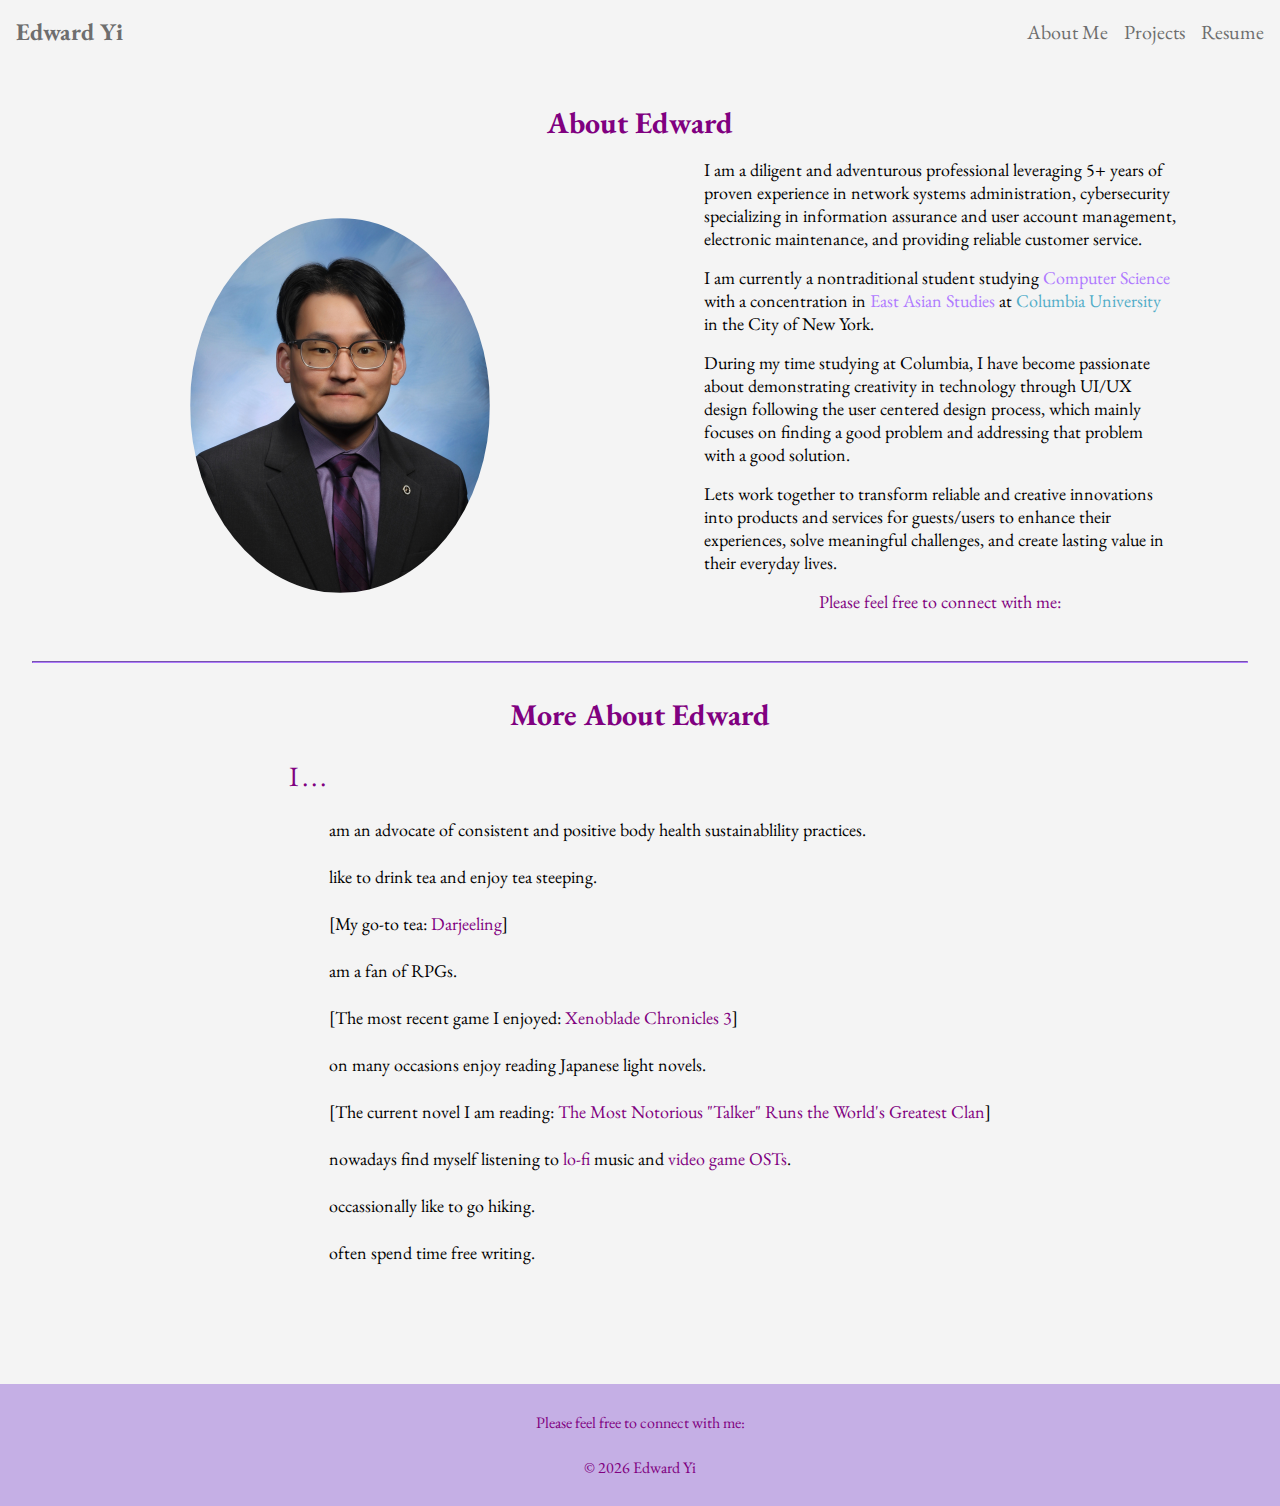
<file: about.html>
<!DOCTYPE html>
<html lang="en">

<head>
    <meta charset="UTF-8">
    <meta name="viewport" content="width=device-width, initial-scale=1.0">
    <title>Edward Portfolio</title>
    <link rel="stylesheet" href="https://cdnjs.cloudflare.com/ajax/libs/font-awesome/6.7.1/css/all.min.css"
        integrity="sha512-5Hs3dF2AEPkpNAR7UiOHba+lRSJNeM2ECkwxUIxC1Q/FLycGTbNapWXB4tP889k5T5Ju8fs4b1P5z/iB4nMfSQ=="
        crossorigin="anonymous" referrerpolicy="no-referrer" />
    <link rel="stylesheet" href="style.css">
</head>

<body>
    <header class="navbar">
        <h2 class="brand">
            <a href="index.html">Edward Yi</a>
        </h2>
        <i class="fa-solid fa-bars"></i>
        <nav class="nav_links hide">
            <ul>
                <li class="nav-item">
                    <a href="about.html" class="nav-link">About Me</a>
                </li>
                <li class="nav-item">
                    <a href="index.html#project" class="nav-link">Projects</a>
                </li>
                <li class="nav-item">
                    <a href="resume.html" class="nav-link">Resume</a>
                </li>
            </ul>
        </nav>
    </header>

    <main class="about_main">
        <section id="about">
            <h1>About Edward</h1>
            <div class="profile">
                <img src="/images/profile_pic.jpg" alt="edward profile image">
            </div>
            <div class="info">
                <div>
                    <p>I am a diligent and adventurous professional leveraging 5+ years of proven experience in network
                        systems administration, cybersecurity specializing in information assurance and user account
                        management, electronic maintenance, and providing reliable customer service.
                    </p>
                    <p>
                        I am currently a nontraditional student studying <a href="https://www.cs.columbia.edu/"
                            class="compsci">Computer Science</a> with a concentration in <a
                            href="http://ealac.columbia.edu/" class="ealac">East Asian Studies</a>
                        at <a href="https://www.columbia.edu/" class="school">Columbia University</a> in the City of New
                        York.
                    </p>
                    <p>
                        During my time studying at Columbia, I have become passionate about demonstrating creativity in
                        technology through UI/UX design following the user centered design process, which mainly focuses
                        on finding a good problem and addressing that problem with a good solution.
                    </p>
                    <p>
                        Lets work together to transform reliable and creative innovations into products and services
                        for guests/users to enhance their experiences, solve meaningful challenges, and create lasting
                        value in their everyday lives.
                    </p>
                </div>
                <div class="contact-mssg">
                    <p>Please feel free to connect with me:</p>
                </div>
                <div class="contact-links">

                    <a href="https://www.linkedin.com/in/edwardyi/" target="_blank" rel="noopener noreferrer">
                        <i class="fa-brands fa-linkedin-in"></i>
                    </a>
                    <a href="mailto:edward.dt.yi@gmail.com">
                        <i class="fa-regular fa-envelope"></i>
                    </a>
                    <a href="https://github.com/edward-d-yi" target="_blank" rel="noopener noreferrer">
                        <i class="fa-brands fa-github"></i>
                    </a>
                </div>
            </div>
            <hr>
            <div class="personal-info">
                <h2>More About Edward</h2>
                <section id="personal_interests">
                    <div class="personal_i">
                        <p>I...</p>
                    </div>
                    <div class="interests">
                        <p>
                            am an advocate of consistent and positive body health sustainablility practices.
                        </p>
                        <p>
                            like to drink tea and enjoy tea steeping.
                        <p>[My go-to tea: <a
                                href="https://usa.lupicia.com/products/darjeeling-the-second-flush-2024">Darjeeling</a>]
                        </p>
                        <p>
                            am a fan of RPGs.
                        <p>[The most recent game I enjoyed: <a
                                href="https://www.youtube.com/watch?v=DAzOxTSWEmc">Xenoblade Chronicles 3</a>]</p>
                        </p>
                        <p>
                            on many occasions enjoy reading Japanese light novels.
                        <p>[The current novel I am reading: <a
                                href="https://www.amazon.com/dp/B09GVCKD9S?binding=kindle_edition&qid=1735892636&sr=1-3&ref=dbs_dp_rwt_sb_pc_tkin">The
                                Most Notorious "Talker" Runs the World's Greatest Clan</a>]</p>
                        </p>
                        <p>
                            nowadays find myself listening to <a
                                href="https://www.youtube.com/watch?v=jfKfPfyJRdk">lo-fi</a> music and <a
                                href="https://www.youtube.com/watch?v=3DEkF2uvPoc">video game OSTs</a>.
                        </p>
                        <p>
                            occassionally like to go hiking.
                        </p>
                        <p>
                            often spend time free writing.
                        </p>
                    </div>
                </section>
            </div>
        </section>
    </main>

    <footer>
        <div class="contact-mssg">
            <p>Please feel free to connect with me:</p>
        </div>
        <div class="contact-links">

            <a href="https://www.linkedin.com/in/edwardyi/" target="_blank" rel="noopener noreferrer">
                <i class="fa-brands fa-linkedin-in"></i>
            </a>
            <a href="mailto:edward.dt.yi@gmail.com">
                <i class="fa-regular fa-envelope"></i>
            </a>
            <a href="https://github.com/edward-d-yi" target="_blank" rel="noopener noreferrer">
                <i class="fa-brands fa-github"></i>
            </a>
        </div>
        <p>&copy; <span id="year"></span> Edward Yi</p>
    </footer>

    <script src="script.js"></script>
</body>

</html>
</file>
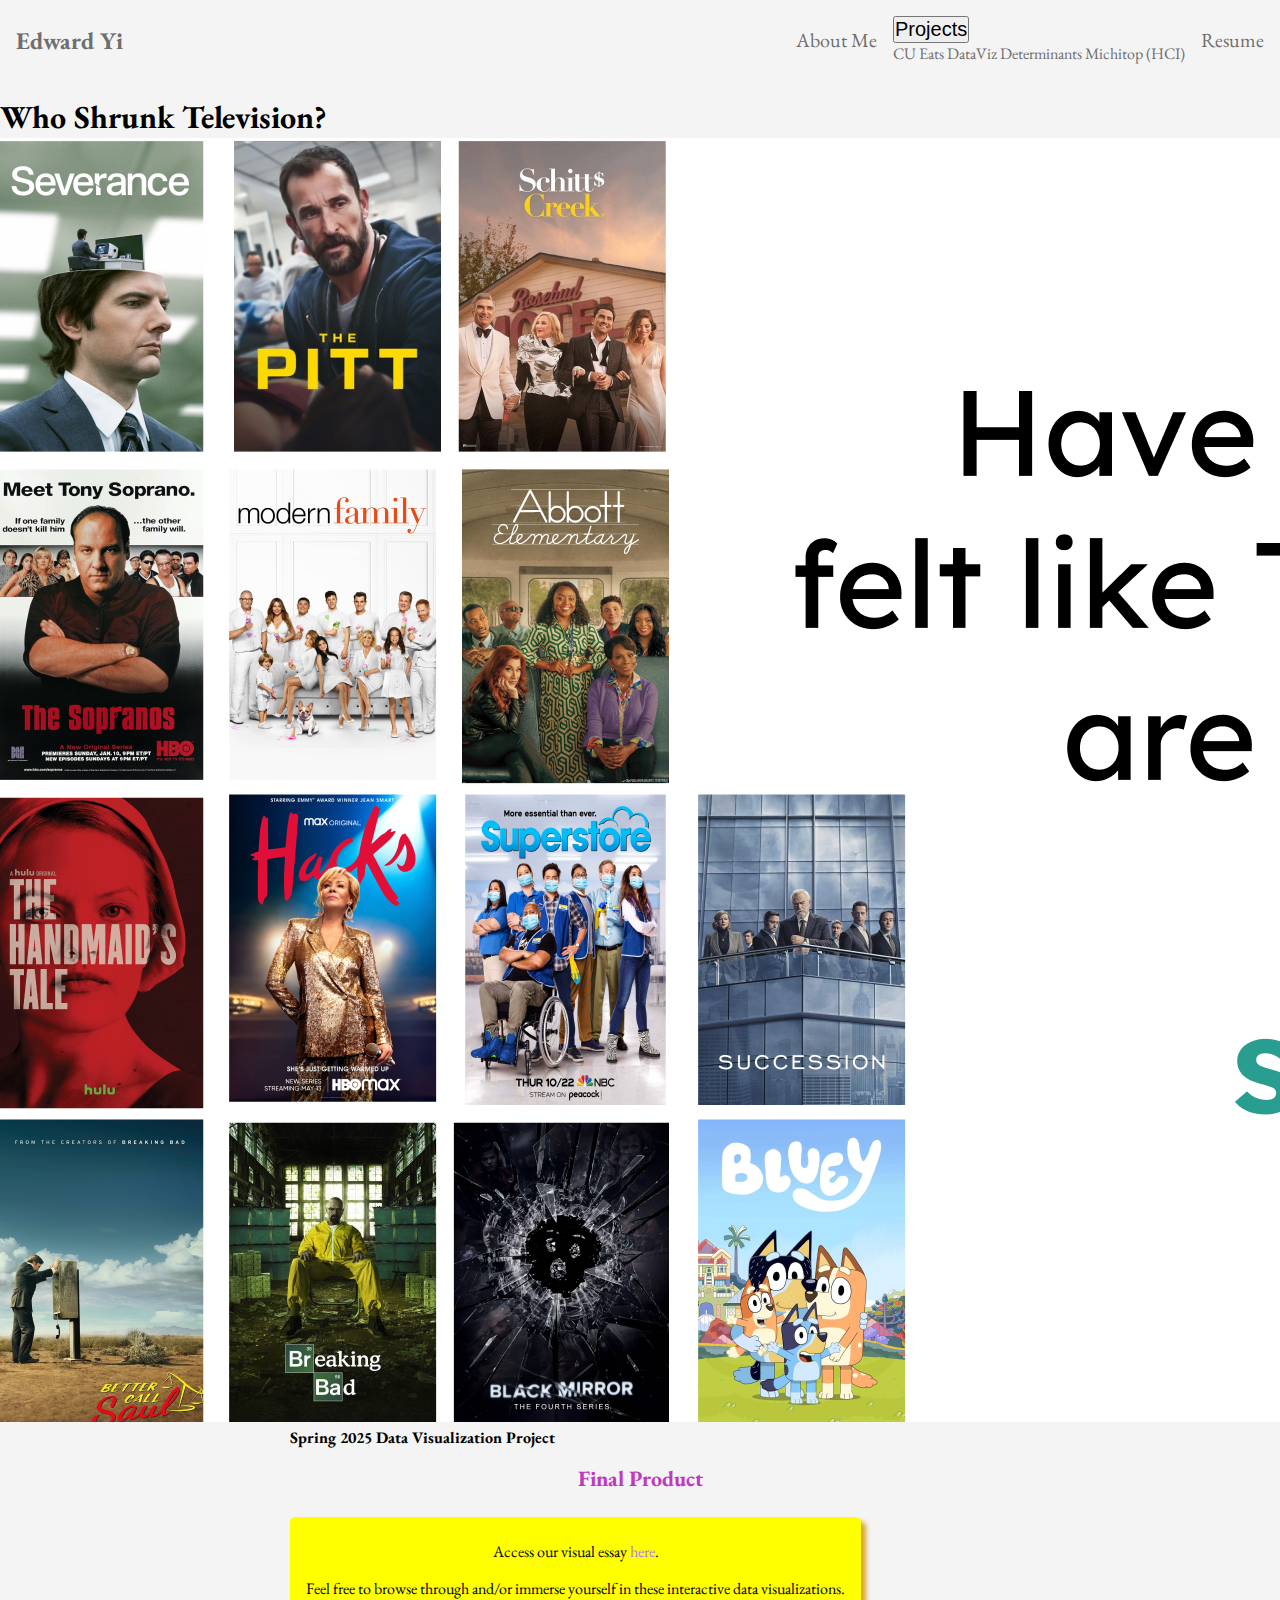
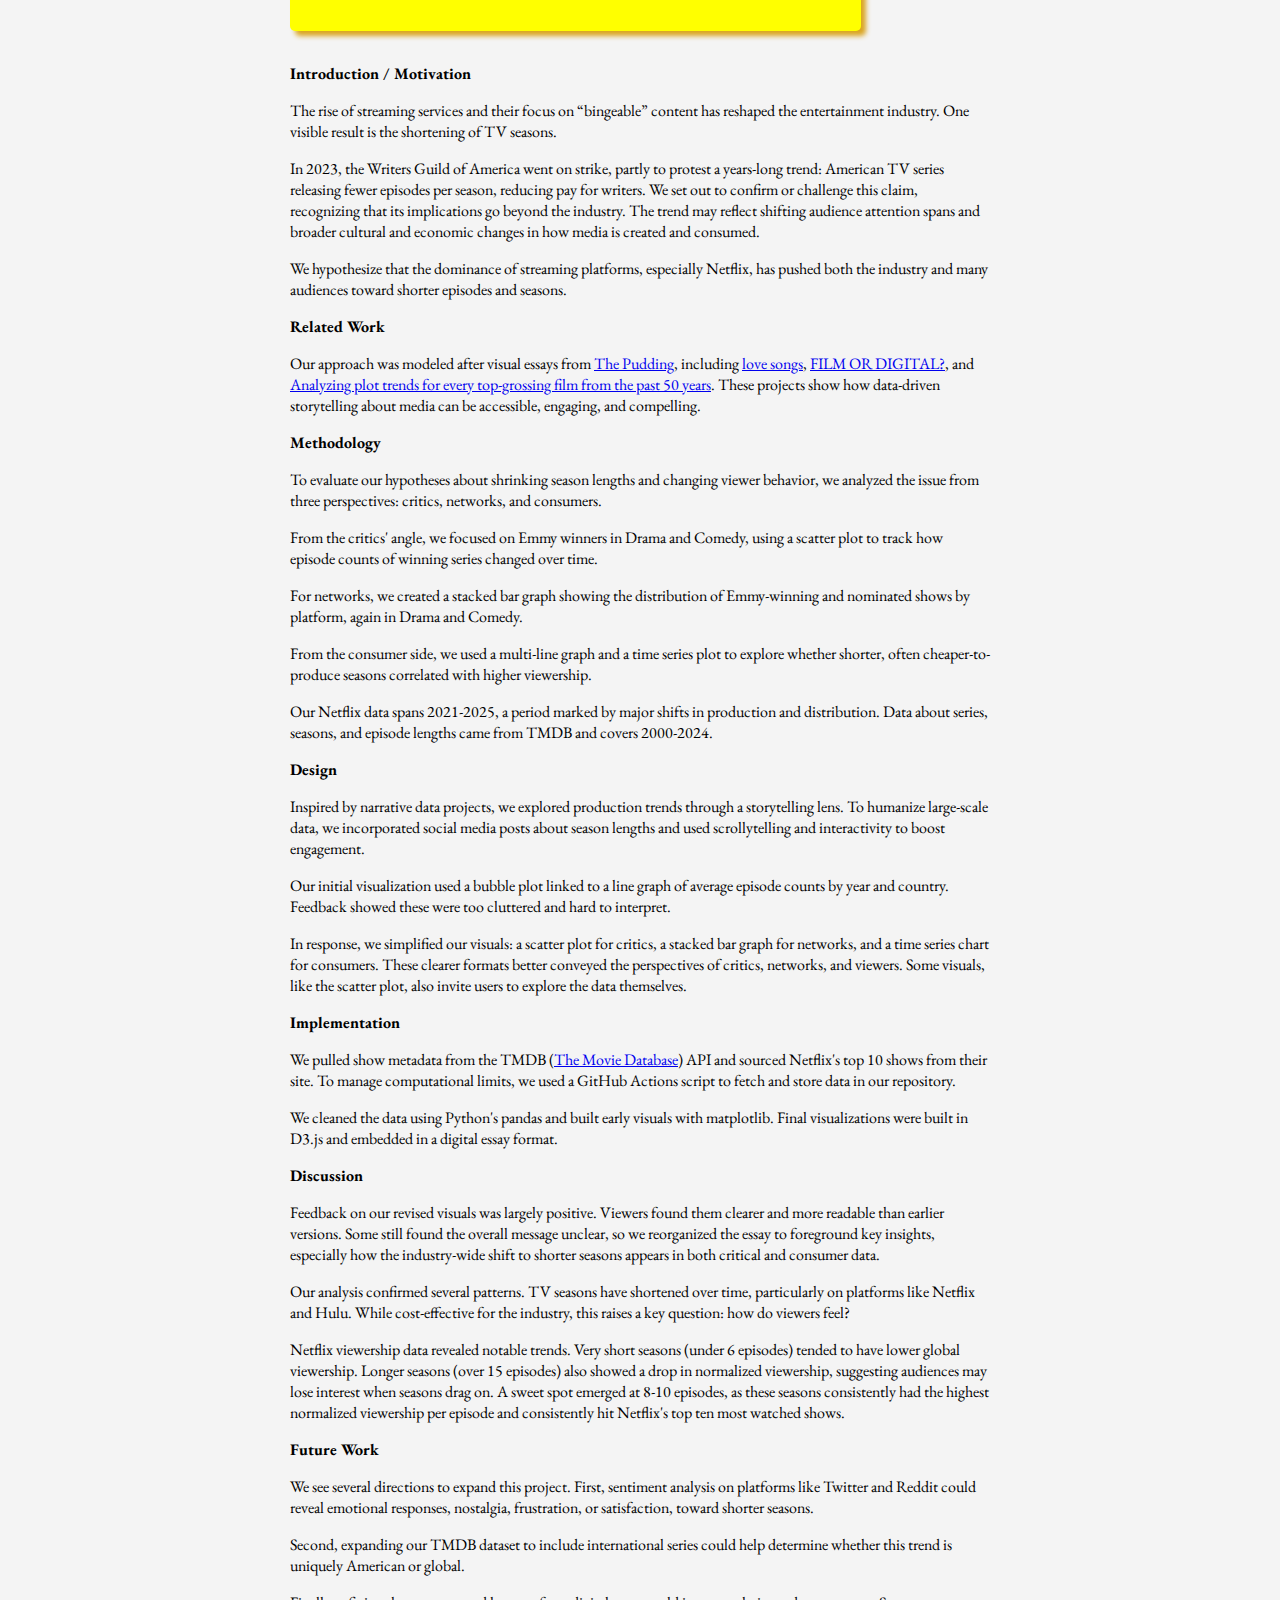
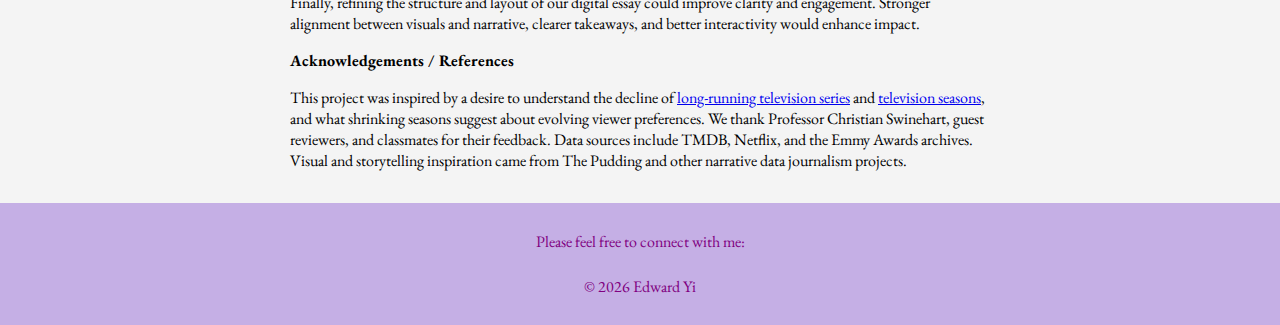
<file: dataviz.html>
<!DOCTYPE html>
<html lang="en">

<head>
    <meta charset="UTF-8">
    <meta name="viewport" content="width=device-width, initial-scale=1.0">
    <title>Edward Portfolio</title>
    <link rel="stylesheet" href="https://cdnjs.cloudflare.com/ajax/libs/font-awesome/6.7.1/css/all.min.css"
        integrity="sha512-5Hs3dF2AEPkpNAR7UiOHba+lRSJNeM2ECkwxUIxC1Q/FLycGTbNapWXB4tP889k5T5Ju8fs4b1P5z/iB4nMfSQ=="
        crossorigin="anonymous" referrerpolicy="no-referrer" />
    <link rel="stylesheet" href="style.css">
</head>

<body>
    <header class="navbar">
        <h2 class="brand">
            <a href="index.html">Edward Yi</a>
        </h2>
        <i class="fa-solid fa-bars"></i>
        <nav class="nav_links hide">
            <ul>
                <li class="nav-item">
                    <a href="about.html" class="nav-link">About Me</a>
                </li>
                <li class="nav-item dropdown">
                    <button class="nav-link dropdown-btn">Projects <i class="fa-solid fa-caret-down"></i></button>
                    <div class="dropdown-content">
                        <a href="index.html#project">CU Eats</a>
                        <a href="dataviz.html">DataViz</a>
                        <a href="determinants.html">Determinants</a>
                        <a href="hci.html">Michitop (HCI)</a>
                    </div>
                </li>
                <li class="nav-item">
                    <a href="resume.html" class="nav-link">Resume</a>
                </li>
            </ul>
        </nav>
    </header>

    <section class="project" id="project">
        <div class="project_header_hci">
            <h1>Who Shrunk Television?</h1>
            <img src="/images/who_shrunk_television.png" alt="DataViz Visual Essay Slide">
            <div class="description">
                <h4>Spring 2025 Data Visualization Project</h4>
                <div class="process-item hci">
                    <h3>Final Product</h3>
                    <div class="purpose">
                        <p>
                            Access our visual essay
                            <a href="https://wilsonzhen1.github.io/who-shrunk-tv/" target="_blank"
                                rel="noopener noreferrer">here</a>.
                        </p>
                        <p>
                            Feel free to browse through and/or immerse yourself in these interactive data visualizations.
                        </p>
                    </div>
                </div>
                <p>
                    <b>Introduction / Motivation</b>
                </p>
                <p>
                    The rise of streaming services and their focus on “bingeable” content has reshaped the entertainment
                    industry. One visible result is the shortening of TV seasons.
                </p>
                <p>
                    In 2023, the Writers Guild of America went on strike, partly to protest a years-long trend: American
                    TV series releasing fewer episodes per season, reducing pay for writers. We set out to confirm or
                    challenge this claim, recognizing that its implications go beyond the industry. The trend may
                    reflect shifting audience attention spans and broader cultural and economic changes in how media is
                    created and consumed.
                </p>
                <p>
                    We hypothesize that the dominance of streaming platforms, especially Netflix, has pushed both the
                    industry and many audiences toward shorter episodes and seasons.
                </p>
                <p>
                    <b>Related Work</b>
                </p>
                <p>
                    Our approach was modeled after visual essays from <a href="https://pudding.cool/" target="_blank"
                        rel="noopener noreferrer">The Pudding</a>, including <a
                        href="https://pudding.cool/2024/11/love-songs/" target="_blank" rel="noopener noreferrer">love
                        songs</a>, <a href="https://pudding.cool/2018/08/filmordigital/" target="_blank"
                        rel="noopener noreferrer">FILM OR DIGITAL?</a>, and <a
                        href="https://pudding.cool/2017/06/film-trends/" target="_blank" rel="noopener noreferrer">
                        Analyzing plot trends for every top-grossing film from the past 50
                        years</a>. These
                    projects show how data-driven storytelling about media can be accessible, engaging, and compelling.
                </p>
                <p>
                    <b>Methodology</b>
                </p>
                <p>
                    To evaluate our hypotheses about shrinking season lengths and changing viewer behavior, we analyzed
                    the issue from three perspectives: critics, networks, and consumers.
                </p>
                <p>
                    From the critics' angle, we focused on Emmy winners in Drama and Comedy, using a scatter plot to
                    track how episode counts of winning series changed over time.
                </p>
                <p>
                    For networks, we created a stacked bar graph showing the distribution of Emmy-winning and nominated
                    shows by platform, again in Drama and Comedy.
                </p>
                <p>
                    From the consumer side, we used a multi-line graph and a time series plot to explore whether
                    shorter, often cheaper-to-produce seasons correlated with higher viewership.
                </p>
                <p>
                    Our Netflix data spans 2021-2025, a period marked by major shifts in production and distribution.
                    Data about series, seasons, and episode lengths came from TMDB and covers 2000-2024.
                </p>
                <p>
                    <b>Design</b>
                </p>
                <p>
                    Inspired by narrative data projects, we explored production trends through a storytelling lens. To
                    humanize large-scale data, we incorporated social media posts about season lengths and used
                    scrollytelling and interactivity to boost engagement.
                </p>
                <p>
                    Our initial visualization used a bubble plot linked to a line graph of average episode counts by
                    year and country. Feedback showed these were too cluttered and hard to interpret.
                </p>
                <p>
                    In response, we simplified our visuals: a scatter plot for critics, a stacked bar graph for
                    networks, and a time series chart for consumers. These clearer formats better conveyed the
                    perspectives of critics, networks, and viewers. Some visuals, like the scatter plot, also invite
                    users to explore the data themselves.
                </p>
                <p>
                    <b>Implementation</b>
                </p>
                <p>
                    We pulled show metadata from the TMDB (<a href="https://www.themoviedb.org/?language=en-US"
                        target="_blank" rel="noopener noreferrer">The Movie Database</a>) API and sourced Netflix's top
                    10 shows from their site. To manage computational limits, we used a GitHub Actions script to fetch
                    and store data in our repository.
                </p>
                <p>
                    We cleaned the data using Python's pandas and built early visuals with matplotlib. Final
                    visualizations were built in D3.js and embedded in a digital essay format.
                </p>
                <p>
                    <b>Discussion</b>
                </p>
                <p>
                    Feedback on our revised visuals was largely positive. Viewers found them clearer and more readable
                    than earlier versions. Some still found the overall message unclear, so we reorganized the essay to
                    foreground key insights, especially how the industry-wide shift to shorter seasons appears in both
                    critical and consumer data.
                </p>
                <p>
                    Our analysis confirmed several patterns. TV seasons have shortened over time, particularly on
                    platforms like Netflix and Hulu. While cost-effective for the industry, this raises a key question:
                    how do viewers feel?
                </p>
                <p>
                    Netflix viewership data revealed notable trends. Very short seasons (under 6 episodes) tended to
                    have lower global viewership. Longer seasons (over 15 episodes) also showed a drop in normalized
                    viewership, suggesting audiences may lose interest when seasons drag on. A sweet spot emerged at
                    8-10 episodes, as these seasons consistently had the highest normalized viewership per episode and
                    consistently hit Netflix's top ten most watched shows.
                </p>
                <p>
                    <b>Future Work</b>
                </p>
                <p>
                    We see several directions to expand this project. First, sentiment analysis on platforms like
                    Twitter and Reddit could reveal emotional responses, nostalgia, frustration, or satisfaction, toward
                    shorter seasons.
                </p>
                <p>
                    Second, expanding our TMDB dataset to include international series could help determine whether this
                    trend is uniquely American or global.
                </p>
                <p>
                    Finally, refining the structure and layout of our digital essay could improve clarity and
                    engagement. Stronger alignment between visuals and narrative, clearer takeaways, and better
                    interactivity would enhance impact.
                </p>
                <p>
                    <b>Acknowledgements / References</b>
                </p>
                <p>
                    This project was inspired by a desire to understand the decline of <a
                        href="https://seriesmania.com/en/festival/are-the-long-running-tv-series-going-extinct/#:~:text=They%20functioned%20primarily%20by%20giving,%2D10%20episodes%20on%20average"
                        target="_blank" rel="noopener noreferrer">long-running television series</a> and <a
                        href="https://www.theringer.com/2017/08/04/tv/inefficiency-week-mourning-the-lost-long-tv-season"
                        target="_blank" rel="noopener noreferrer">television seasons</a>, and what shrinking seasons
                    suggest about evolving viewer preferences. We thank Professor Christian Swinehart, guest reviewers,
                    and classmates for their feedback. Data sources include TMDB, Netflix, and the Emmy Awards archives.
                    Visual and storytelling inspiration came from The Pudding and other narrative data journalism
                    projects.
                </p>
            </div>
        </div>

    </section>

    <footer>
        <div class="contact-mssg">
            <p>Please feel free to connect with me:</p>
        </div>
        <div class="contact-links">

            <a href="https://www.linkedin.com/in/edwardyi/" target="_blank" rel="noopener noreferrer">
                <i class="fa-brands fa-linkedin-in"></i>
            </a>
            <a href="mailto:edward.dt.yi@gmail.com">
                <i class="fa-regular fa-envelope"></i>
            </a>
            <a href="https://github.com/edward-d-yi" target="_blank" rel="noopener noreferrer">
                <i class="fa-brands fa-github"></i>
            </a>
        </div>
        <p>&copy; <span id="year"></span> Edward Yi</p>
    </footer>

    <script src="script.js"></script>
</body>

</html>
</file>
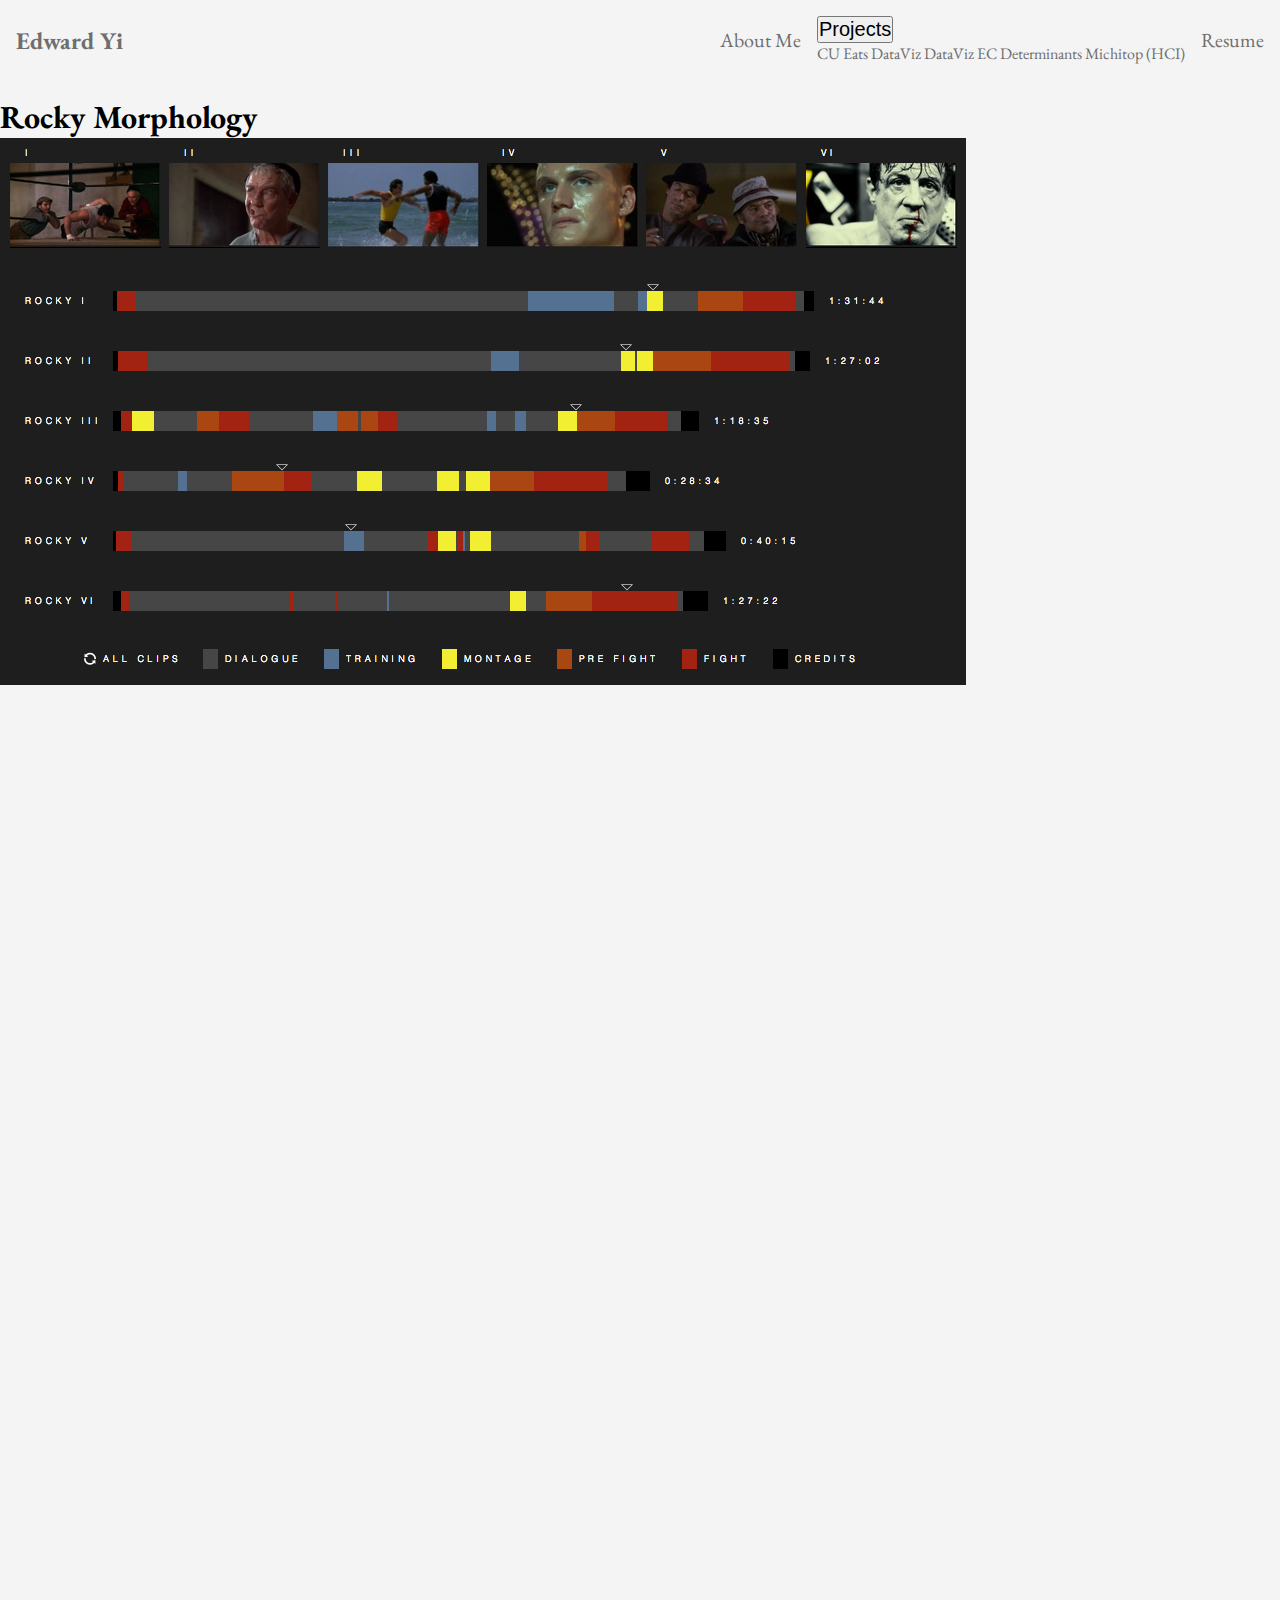
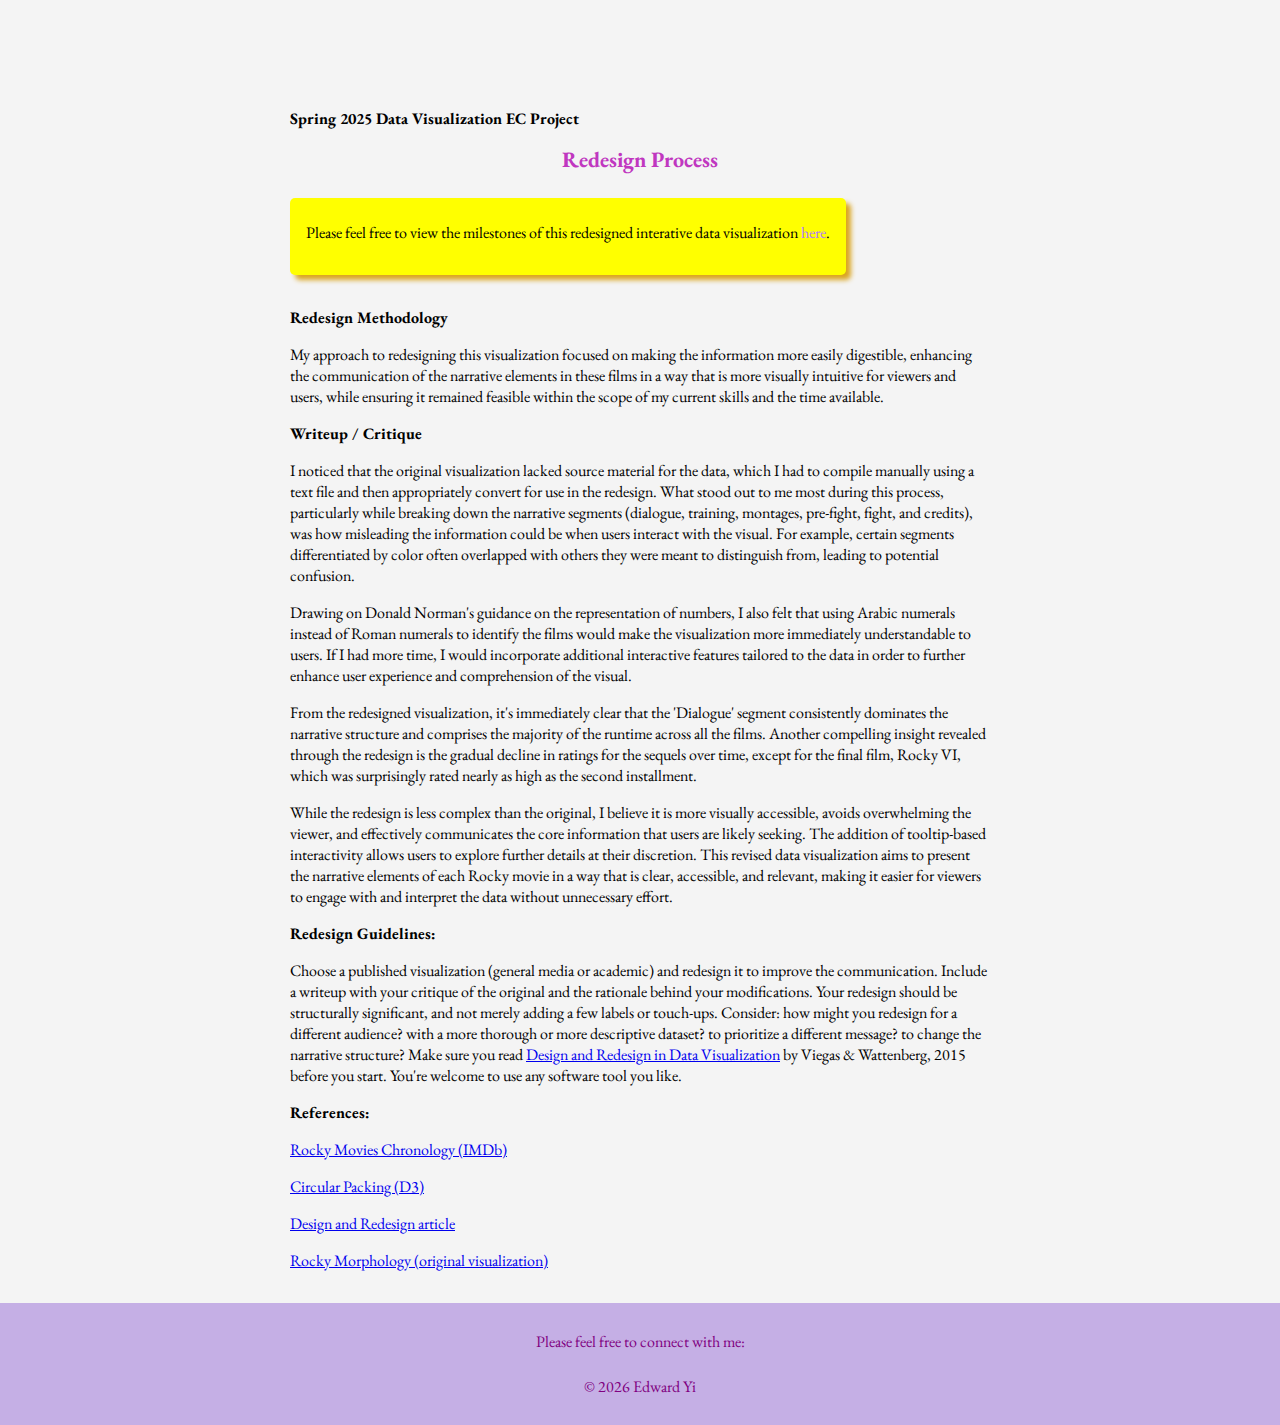
<file: dataviz_ec.html>
<!DOCTYPE html>
<html lang="en">

<head>
    <meta charset="UTF-8">
    <meta name="viewport" content="width=device-width, initial-scale=1.0">
    <title>Edward Portfolio</title>
    <link rel="stylesheet" href="https://cdnjs.cloudflare.com/ajax/libs/font-awesome/6.7.1/css/all.min.css"
        integrity="sha512-5Hs3dF2AEPkpNAR7UiOHba+lRSJNeM2ECkwxUIxC1Q/FLycGTbNapWXB4tP889k5T5Ju8fs4b1P5z/iB4nMfSQ=="
        crossorigin="anonymous" referrerpolicy="no-referrer" />
    <link rel="stylesheet" href="style.css">
</head>

<body>
    <header class="navbar">
        <h2 class="brand">
            <a href="index.html">Edward Yi</a>
        </h2>
        <i class="fa-solid fa-bars"></i>
        <nav class="nav_links hide">
            <ul>
                <li class="nav-item">
                    <a href="about.html" class="nav-link">About Me</a>
                </li>
                <li class="nav-item dropdown">
                    <button class="nav-link dropdown-btn">Projects <i class="fa-solid fa-caret-down"></i></button>
                    <div class="dropdown-content">
                        <a href="index.html#project">CU Eats</a>
                        <a href="dataviz.html">DataViz</a>
                        <a href="dataviz_ec.html">DataViz EC</a>
                        <a href="determinants.html">Determinants</a>
                        <a href="hci.html">Michitop (HCI)</a>
                    </div>
                </li>
                <li class="nav-item">
                    <a href="resume.html" class="nav-link">Resume</a>
                </li>
            </ul>
        </nav>
    </header>

    <section class="project" id="project">
        <div class="project_header_hci">
            <h1>Rocky Morphology</h1>
            <img src="/images/rocky_morphology.png" alt="Rocky Morphology">
            <div class="description">
                <iframe width="100%" height="1013.015625" frameborder="0"
                    src="https://observablehq.com/embed/9abff9114430cee9?cells=chart"></iframe>
                <h4>Spring 2025 Data Visualization EC Project</h4>
                <div class="process-item hci">
                    <h3>Redesign Process</h3>
                    <div class="purpose">
                        <p>
                            Please feel free to view the milestones of this redesigned interative data visualization
                            <a href="https://observablehq.com/d/9abff9114430cee9" target="_blank"
                                rel="noopener noreferrer">here</a>.
                        </p>
                    </div>
                </div>
                <p>
                    <b>Redesign Methodology</b>
                </p>
                <p>
                    My approach to redesigning this visualization focused on making the information more easily
                    digestible, enhancing the communication of the narrative elements in these films in a way that is
                    more visually intuitive for viewers and users, while ensuring it remained feasible within the scope
                    of my current skills and the time available.
                </p>
                <p>
                    <b>Writeup / Critique</b>
                </p>
                <p>
                    I noticed that the original visualization lacked source material for the data, which I had to
                    compile manually using a text file and then appropriately convert for use in the redesign. What
                    stood out to me most during this process, particularly while breaking down the narrative segments
                    (dialogue, training, montages, pre-fight, fight, and credits), was how misleading the information
                    could be when users interact with the visual. For example, certain segments differentiated by color
                    often overlapped with others they were meant to distinguish from, leading to potential confusion.
                </p>
                <p>
                    Drawing on Donald Norman's guidance on the representation of numbers, I also felt that using Arabic
                    numerals instead of Roman numerals to identify the films would make the visualization more
                    immediately understandable to users. If I had more time, I would incorporate additional interactive
                    features tailored to the data in order to further enhance user experience and comprehension of the
                    visual.
                </p>
                <p>
                    From the redesigned visualization, it's immediately clear that the 'Dialogue' segment consistently
                    dominates the narrative structure and comprises the majority of the runtime across all the films.
                    Another compelling insight revealed through the redesign is the gradual decline in ratings for the
                    sequels over time, except for the final film, Rocky VI, which was surprisingly rated nearly as high
                    as the second installment.
                </p>
                <p>
                    While the redesign is less complex than the original, I believe it is more visually accessible,
                    avoids overwhelming the viewer, and effectively communicates the core information that users are
                    likely seeking. The addition of tooltip-based interactivity allows users to explore further details
                    at their discretion. This revised data visualization aims to present the narrative elements of each
                    Rocky movie in a way that is clear, accessible, and relevant, making it easier for viewers to engage
                    with and interpret the data without unnecessary effort.
                </p>
                <p>
                    <b>Redesign Guidelines:</b>
                </p>
                <p>
                    Choose a published visualization (general media or academic) and redesign it to improve the
                    communication. Include a writeup with your critique of the original and the rationale behind your
                    modifications. Your redesign should be structurally significant, and not merely adding a few labels
                    or touch-ups. Consider: how might you redesign for a different audience? with a more thorough or
                    more descriptive dataset? to prioritize a different message? to change the narrative structure? Make
                    sure you read <a href="https://medium.com/@hint_fm/design-and-redesign-4ab77206cf9#.mha4ohu1t"
                    target="_blank" rel="noopener noreferrer">Design and Redesign in Data Visualization</a> by Viegas & Wattenberg, 2015 before you
                    start. You're welcome to use any software tool you like.
                </p>
                <p>
                    <b>References:</b>
                </p>
                <p>
                    <a href="https://www.imdb.com/list/ls539962985/" target="_blank" rel="noopener noreferrer">Rocky
                        Movies Chronology (IMDb)</a>
                </p>
                <p>
                    <a href="https://d3-graph-gallery.com/circularpacking.html" target="_blank"
                        rel="noopener noreferrer">Circular Packing (D3)</a>
                </p>
                <p>
                    <a href="https://medium.com/@hint_fm/design-and-redesign-4ab77206cf9#.mha4ohu1t" target="_blank"
                        rel="noopener noreferrer">Design and Redesign article</a>
                </p>
                <p>
                    <a href="https://www.fathom.info/rocky/" target="_blank" rel="noopener noreferrer">Rocky Morphology
                        (original visualization)</a>
                </p>
            </div>
        </div>

    </section>

    <footer>
        <div class="contact-mssg">
            <p>Please feel free to connect with me:</p>
        </div>
        <div class="contact-links">

            <a href="https://www.linkedin.com/in/edwardyi/" target="_blank" rel="noopener noreferrer">
                <i class="fa-brands fa-linkedin-in"></i>
            </a>
            <a href="mailto:edward.dt.yi@gmail.com">
                <i class="fa-regular fa-envelope"></i>
            </a>
            <a href="https://github.com/edward-d-yi" target="_blank" rel="noopener noreferrer">
                <i class="fa-brands fa-github"></i>
            </a>
        </div>
        <p>&copy; <span id="year"></span> Edward Yi</p>
    </footer>

    <script src="script.js"></script>
</body>

</html>
</file>
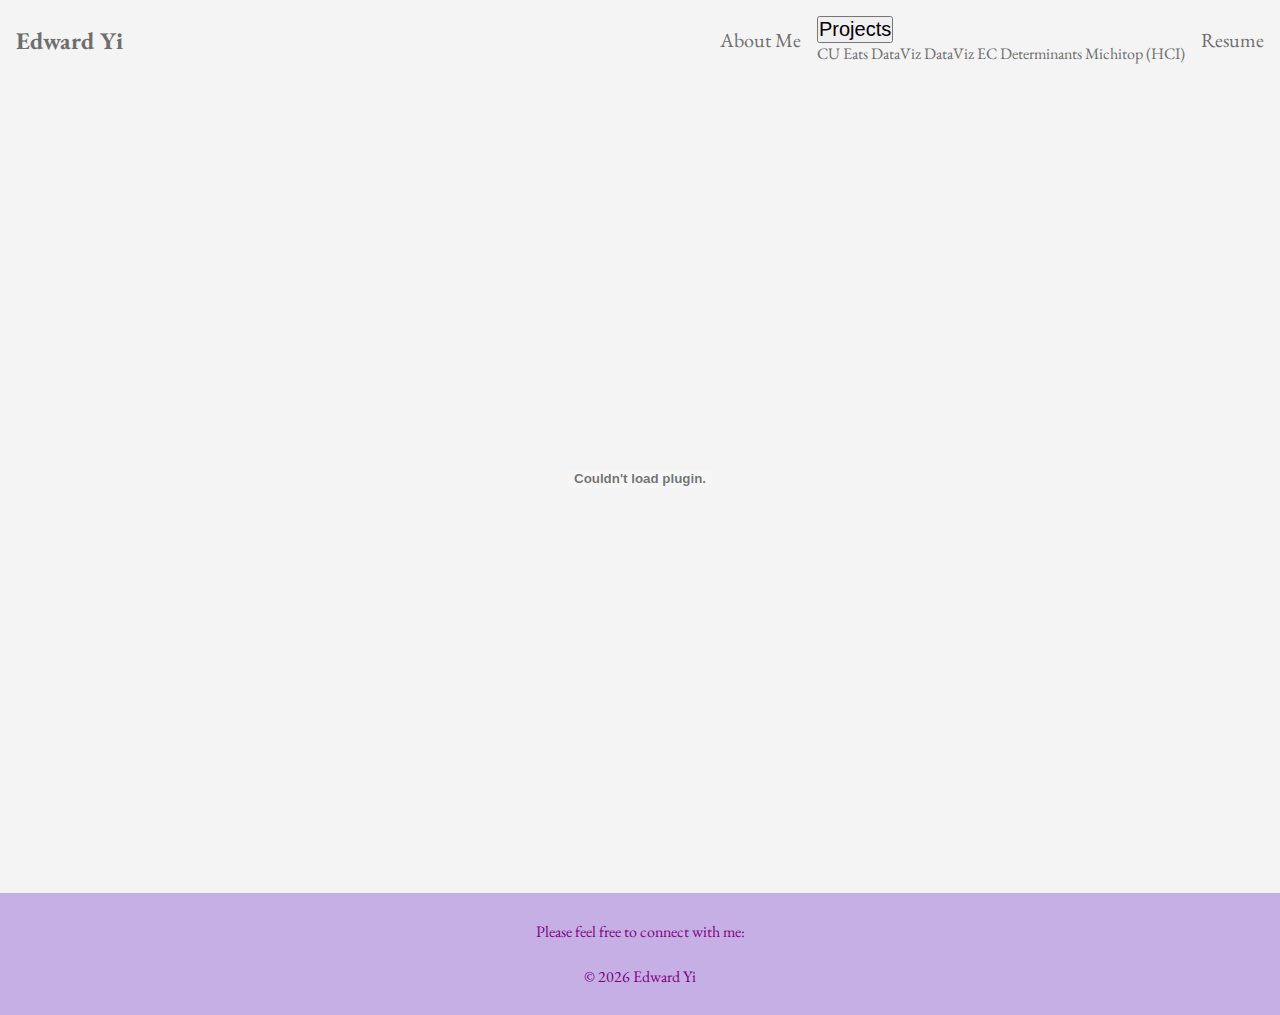
<file: determinants.html>
<!DOCTYPE html>
<html lang="en">

<head>
    <meta charset="UTF-8">
    <meta name="viewport" content="width=device-width, initial-scale=1.0">
    <title>Edward Portfolio</title>
    <link rel="stylesheet" href="https://cdnjs.cloudflare.com/ajax/libs/font-awesome/6.7.1/css/all.min.css"
        integrity="sha512-5Hs3dF2AEPkpNAR7UiOHba+lRSJNeM2ECkwxUIxC1Q/FLycGTbNapWXB4tP889k5T5Ju8fs4b1P5z/iB4nMfSQ=="
        crossorigin="anonymous" referrerpolicy="no-referrer" />
    <link rel="stylesheet" href="style.css">
</head>

<body>
    <header class="navbar">
        <h2 class="brand">
            <a href="index.html">Edward Yi</a>
        </h2>
        <i class="fa-solid fa-bars"></i>
        <nav class="nav_links hide">
            <ul>
                <li class="nav-item">
                    <a href="about.html" class="nav-link">About Me</a>
                </li>
                <li class="nav-item dropdown">
                    <button class="nav-link dropdown-btn">Projects <i class="fa-solid fa-caret-down"></i></button>
                    <div class="dropdown-content">
                        <a href="index.html#project">CU Eats</a>
                        <a href="dataviz.html">DataViz</a>
                        <a href="dataviz_ec.html">DataViz EC</a>
                        <a href="determinants.html">Determinants</a>
                        <a href="hci.html">Michitop (HCI)</a>
                    </div>
                </li>
                <li class="nav-item">
                    <a href="resume.html" class="nav-link">Resume</a>
                </li>
            </ul>
        </nav>
    </header>
    <div class="pdf-container">
        <embed src="pdf/Determinants_project_report.pdf" type="application/pdf" width="75%">
    </div>

    <footer>
        <div class="contact-mssg">
            <p>Please feel free to connect with me:</p>
        </div>
        <div class="contact-links">

            <a href="https://www.linkedin.com/in/edwardyi/" target="_blank" rel="noopener noreferrer">
                <i class="fa-brands fa-linkedin-in"></i>
            </a>
            <a href="mailto:edward.dt.yi@gmail.com">
                <i class="fa-regular fa-envelope"></i>
            </a>
            <a href="https://github.com/edward-d-yi" target="_blank" rel="noopener noreferrer">
                <i class="fa-brands fa-github"></i>
            </a>
        </div>
        <p>&copy; <span id="year"></span> Edward Yi</p>
    </footer>

    <script src="script.js"></script>
</body>

</html>
</file>
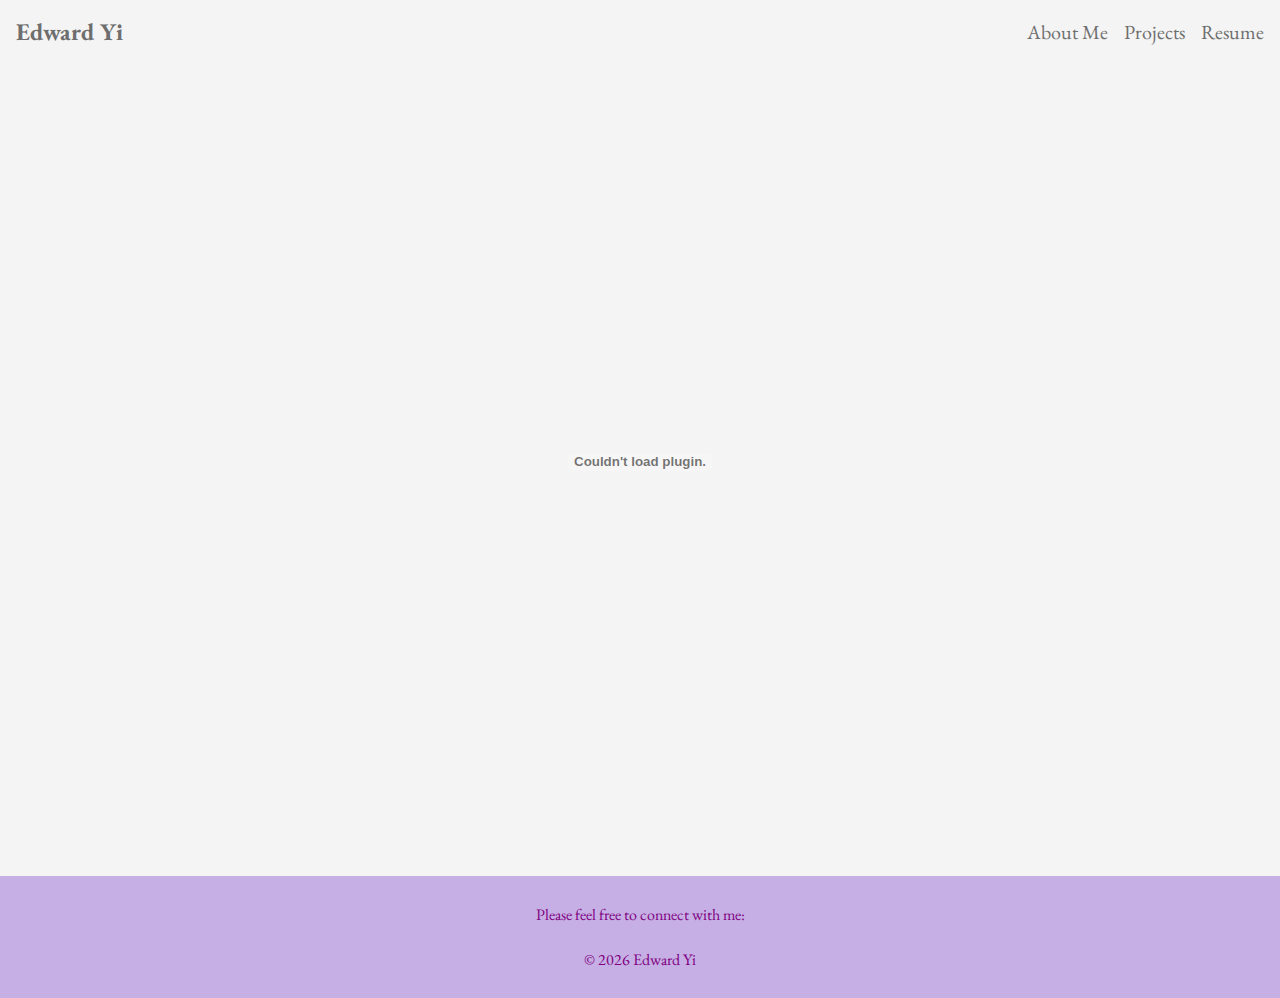
<file: resume.html>
<!DOCTYPE html>
<html lang="en">

<head>
    <meta charset="UTF-8">
    <meta name="viewport" content="width=device-width, initial-scale=1.0">
    <title>Edward Portfolio</title>
    <link rel="stylesheet" href="https://cdnjs.cloudflare.com/ajax/libs/font-awesome/6.7.1/css/all.min.css"
        integrity="sha512-5Hs3dF2AEPkpNAR7UiOHba+lRSJNeM2ECkwxUIxC1Q/FLycGTbNapWXB4tP889k5T5Ju8fs4b1P5z/iB4nMfSQ=="
        crossorigin="anonymous" referrerpolicy="no-referrer" />
    <link rel="stylesheet" href="style.css">
</head>

<body>
    <header class="navbar">
        <h2 class="brand">
            <a href="index.html">Edward Yi</a>
        </h2>
        <i class="fa-solid fa-bars"></i>
        <nav class="nav_links hide">
            <ul>
                <li class="nav-item">
                    <a href="about.html" class="nav-link">About Me</a>
                </li>
                <li class="nav-item">
                    <a href="index.html#project" class="nav-link">Projects</a>
                </li>
                <li class="nav-item">
                    <a href="resume.html" class="nav-link">Resume</a>
                </li>
            </ul>
        </nav>
    </header>

    <div class="pdf-container">
        <embed src="EdwardYi_Resume.pdf" type="application/pdf" width="75%">
    </div>

    <footer>
        <div class="contact-mssg">
            <p>Please feel free to connect with me:</p>
        </div>
        <div class="contact-links">

            <a href="https://www.linkedin.com/in/edwardyi/" target="_blank" rel="noopener noreferrer">
                <i class="fa-brands fa-linkedin-in"></i>
            </a>
            <a href="mailto:edward.dt.yi@gmail.com">
                <i class="fa-regular fa-envelope"></i>
            </a>
            <a href="https://github.com/edward-d-yi" target="_blank" rel="noopener noreferrer">
                <i class="fa-brands fa-github"></i>
            </a>
        </div>
        <p>&copy; <span id="year"></span> Edward Yi</p>
    </footer>

    <script src="script.js"></script>
</body>

</html>
</file>
<file: style.css>
@import url('https://fonts.googleapis.com/css2?family=EB+Garamond:ital,wght@0,400..800;1,400..800&display=swap');

* {
    margin: 0;
    padding: 0;
    box-sizing: border-box;
}

body {
    background-color: #f4f4f4;
    font-family: "EB Garamond", serif;
}

.navbar {
    display: flex;
    justify-content: space-between;
    align-items: center;
    flex-wrap: wrap;
    padding: 1rem;
}

.navbar a {
    text-decoration: none;
    color: rgb(110, 110, 110);
    cursor: pointer;
}

.brand {
    font-size: 24px;
}

.brand a:hover {
    color: plum
}

.fa-bars {
    cursor: pointer;
}

.hide {
    display: none;
}

.nav_links {
    width: 100%;
    margin-top: 3rem;
}

.nav_links ul {
    display: flex;
    flex-direction: column;
    align-items: center;
    gap: 1rem;
    list-style: none;
}

.nav-link {
    font-size: 20px;
}

.nav-link:hover {
    color: plum;
}

@media (min-width: 540px) {
    .fa-bars {
        display: none !important;
    }

    .nav_links {
        display: block !important;
        margin-top: 0;
        width: fit-content;
    }

    .nav_links ul {
        flex-direction: row;
    }
}

main {
    min-height: 85vh;
}

#about {
    padding: 1rem;
    border-radius: 5px;
    margin-top: 0.5rem;
    margin-left: 1rem;
    margin-right: 1rem;
}

.profile {
    width: 100%;
    display: flex;
    justify-content: center;
}

.profile img {
    max-width: 50%;
    border-radius: 50%;
}

#about h1 {
    text-align: center;
    margin: 1rem 0;
    font-size: 30px;
    color:purple;
}

.info {
    margin-top: 2rem;
    padding: 0 4rem;
}

.info p {
    margin-bottom: 1rem;
    font-size: 18px;
}

.info .school {
    color: #52adc8;
}

.info a {
    text-decoration: none;
    color: #af7aff;
}

.info a:hover {
    color: purple;
}

.info .school:hover {
    color: blue
}

.contact-mssg {
    display: flex;
    flex-wrap: wrap;
    justify-content: center;
    align-items: center;
    color: purple;
}

.contact-links {
    display: flex;
    justify-content: center;
    gap: 2rem;
    margin-bottom: 1.5rem;
}

.contact-links:hover > a {
    opacity: 0.5;
}

.contact-links a {
    font-size: 28px;
    color: purple;
}

.contact-links a:hover {
    opacity: 1;
    font-weight: 900;
    font-size: 30px;
}

.personal-info h2 {
    display: flex;
    justify-content: center;
    text-align: center;
    margin: 1.5rem 0;
    font-size: 30px;
    color:purple;
}

#personal_interests {
    padding: 0 4rem;
    margin-bottom: 1.5rem;
}

.personal_i {
    font-size: 28px;
    color: purple;
    letter-spacing: 3px;
}

.interests {
    padding-left: 2.5rem;
    font-size: 18px;
}

.interests p {
    margin-top: 1.5rem;
}

.interests a {
    text-decoration: none;
    color: purple;
}

.interests a:hover {
    color: #af7aff;
}

@media (min-width: 768px) {
    .profile img {
        max-width: 300px;
    }
}

@media (min-width: 1024px) {
    .about_main {
        
    }

    #about {
        display: flex;
        flex-wrap: wrap;
        padding-bottom: 4rem;
        justify-content: center;
        align-items: center;
        /* min-height: 80vh; */
    }
    #about h1 {
        width: 100%;
    }
    .profile, .info {
        width: 50%;
        max-width: 600px;
    }
    .info {
        margin-top: 0;
        
    }
}

.introduction {
    min-height: 95vh;
    display: flex;
    flex-direction: column;
    justify-content: center;
    align-items: center;
    transition: all 1s ease;
}
.typing {
    width: fit-content;
    overflow: hidden;
    white-space: nowrap;
    animation: typing 5s steps(24) 1;
}

@keyframes typing {
    from {
        width: 0;
    } 
    to {
        width: 340px;
    }
}

.introduction h1 {
    margin-bottom: 0.5rem;
    color: #af7aff;
}

.introduction h2 {
    font-size: 30px;
    margin-bottom: 1rem;
    color: purple;
    text-align: center;
}

.introduction_details {
    width: 90%;
    display: flex;
    flex-direction: column;
    align-items: center;
    margin-top: 10vh;
    transition: all 1s ease;
}

.introduction_details > div {
    width: 95%;
    padding: 0;
}

.info p {
    font-size: 18px;
}

.featured_project {
    display: flex;
    flex-direction: column;
    justify-content: center;
    align-items: center;
    margin-top: 5rem;
    color: #c5afe5;
    font-size: 15px;
}
.cta {
    border: 1px solid plum;
    display: block;
    width: 50px;
    height: 50px;
    border-radius: 50%;
    display: flex;
    justify-content: center;
    align-items: center;
    text-decoration: none;
    font-size: 25px;
    color: #c5afe5;
    transition: all 1s ease;
    margin-top: 0.5rem;
}

.cta:hover {
    border-color: purple;
    color: purple;
    background-color: #c5afe5;
}

@media (min-width: 768px) {
    .introduction_details {
        flex-direction: row;
        justify-content: center;
    }
    .introduction_details > div {
        width: 50%;
    }
}

hr {
    margin: .5rem 0;
    width: 100%;
    border-color: #af7aff;
}

.project {
    margin: 1rem 0;

}

.project_header {
    padding: 1rem;
    margin: 1rem;
    border-top: 1px solid purple;
    border-bottom: 1px solid purple;
}

.project_header h1 {
    text-align: center;
    font-size: 25px;
    margin-bottom: 1rem;
    color: purple;
}

.project_header img {
    width: 100%;
    border-radius: 10px;
    margin-bottom: 1rem;
}

.description {
    max-width: 700px;
    margin: auto;
}

.description h4 {
    margin-bottom: 1rem;
}

.description p {
    margin-bottom: 1rem;
}

.description p b {
    display: inline-block;
    /* width: 135px; */
}

.process {
    padding: 1rem;
    margin-top: 1rem;
}

.process h2 {
    text-align: center;
    margin-bottom: 2rem;
    font-size: 25px;
}

.process-item {
    display: flex;
    flex-direction: column;
    margin-bottom: 2rem;
}

.process-item h3 {
    text-align: center;
    margin-bottom: 1.5rem;
    color: rgb(192, 55, 192);
    font-size: 22px;
}

.understanding-users h3 {
    text-align: center;
    margin-bottom: 1.5rem;
    color: rgb(192, 55, 192);
    font-size: 22px;
}

.understanding-users p {
    max-width: 700px;
    margin: auto;
    align-items: center;
    margin-bottom: 1.5rem;
}

.interview_info {
    padding-left: 2.5rem;
}

.understanding-users a {
    text-decoration: none;
    color: #af7aff;
}

.understanding-users a:hover {
    color: purple;
}

.image {
    width: 100%;
}

.image img {
    width: 100%;
    border-radius: 5px;
}

.content {
    display: flex;
    flex-direction: column;
    gap: 1.5rem;
    margin-top: 1rem;
    margin-bottom: 0.5rem;
}

.content a {
    text-decoration: none;
    color: #af7aff;
}

.content a:hover {
    color: purple;
}

.yellow {
    color: #FFFF99;
}

.blue {
    color: #4e7ec1;
}

.red {
    color: #fca6a1;
}

.purpose {
    background-color: yellow;
    padding: 1rem;
    border-radius: 5px;
    box-shadow: 5px 5px 5px goldenrod;
}

.final .purpose {
    background-color: white;
    box-shadow: none;
}

@media (min-width: 768px) {
    .project_header img {
        max-width: 700px;
        display: block;
        margin: auto;
        margin-bottom: 1rem;
    }


    .process-item {
        flex-direction: row;
        flex-wrap: wrap;
        max-width: 1200px;
        margin-left: auto;
        margin-right: auto;
    }

    .process-item.final {
        justify-content: center;
    }

    .process-item h3 {
        width: 100%;
        margin-bottom: 1.5rem;
    }

    .image, .content {
        width: 50%;
    }

    .image {
        display: flex;
        justify-content: flex-end;
    }

    .image img{
        max-width: 500px;
    }

    .content {
        padding-left: 2rem;
        padding-right: 2rem;
        margin-top: 0.5;
    }
}

.pdf-container {
    width: 100%;
    min-height: 85vh;
    display: flex;
    justify-content: center;
    margin-top: 1rem;
}

.pdf-container embed {
    height: auto;
}

#back-to-top {
    position: fixed;
    bottom: 100px;
    width: 100%;
    padding: 10px 15px;
    cursor: pointer;
    display: flex;
    align-items: center;
    justify-content: center;
    flex-direction: column;
    color: #c5afe5;
}

#back-to-top.hidden {
    opacity: 0;
    pointer-events: none;
}

.purpose.final {

}

.purpose p {
    margin-top: 0.5rem;
    display: flex;
    flex-direction: column;
    justify-content: center;
    align-items: center;
    margin-bottom: 1rem;
}

.slogan {
    margin-top: 0.5rem;
    display: flex;
    justify-content: center;
    align-items: center;
    color: #af7aff;
    margin-bottom: 0.5rem;
    font-size: 22px;
}

.purpose a {
    text-decoration: none;
    color: #af7aff;
    display: contents;
}

.purpose a:hover {
    color: purple;
}

.video {
    width: 100%;
    margin-top: 2rem;
}

.video video {
    width: 100%;
}

footer {
    margin-top: 2rem;
    padding: 20px;
    background-color: #c5afe5;
}

footer .contact-mssg {
    margin-bottom: 0.5rem;
}

footer .contact-links {
    margin: 0;
}

footer p {
    margin-top: 0.5rem;
    text-align: center;
    color: purple;
    margin-bottom: 0.5rem;
}
</file>
